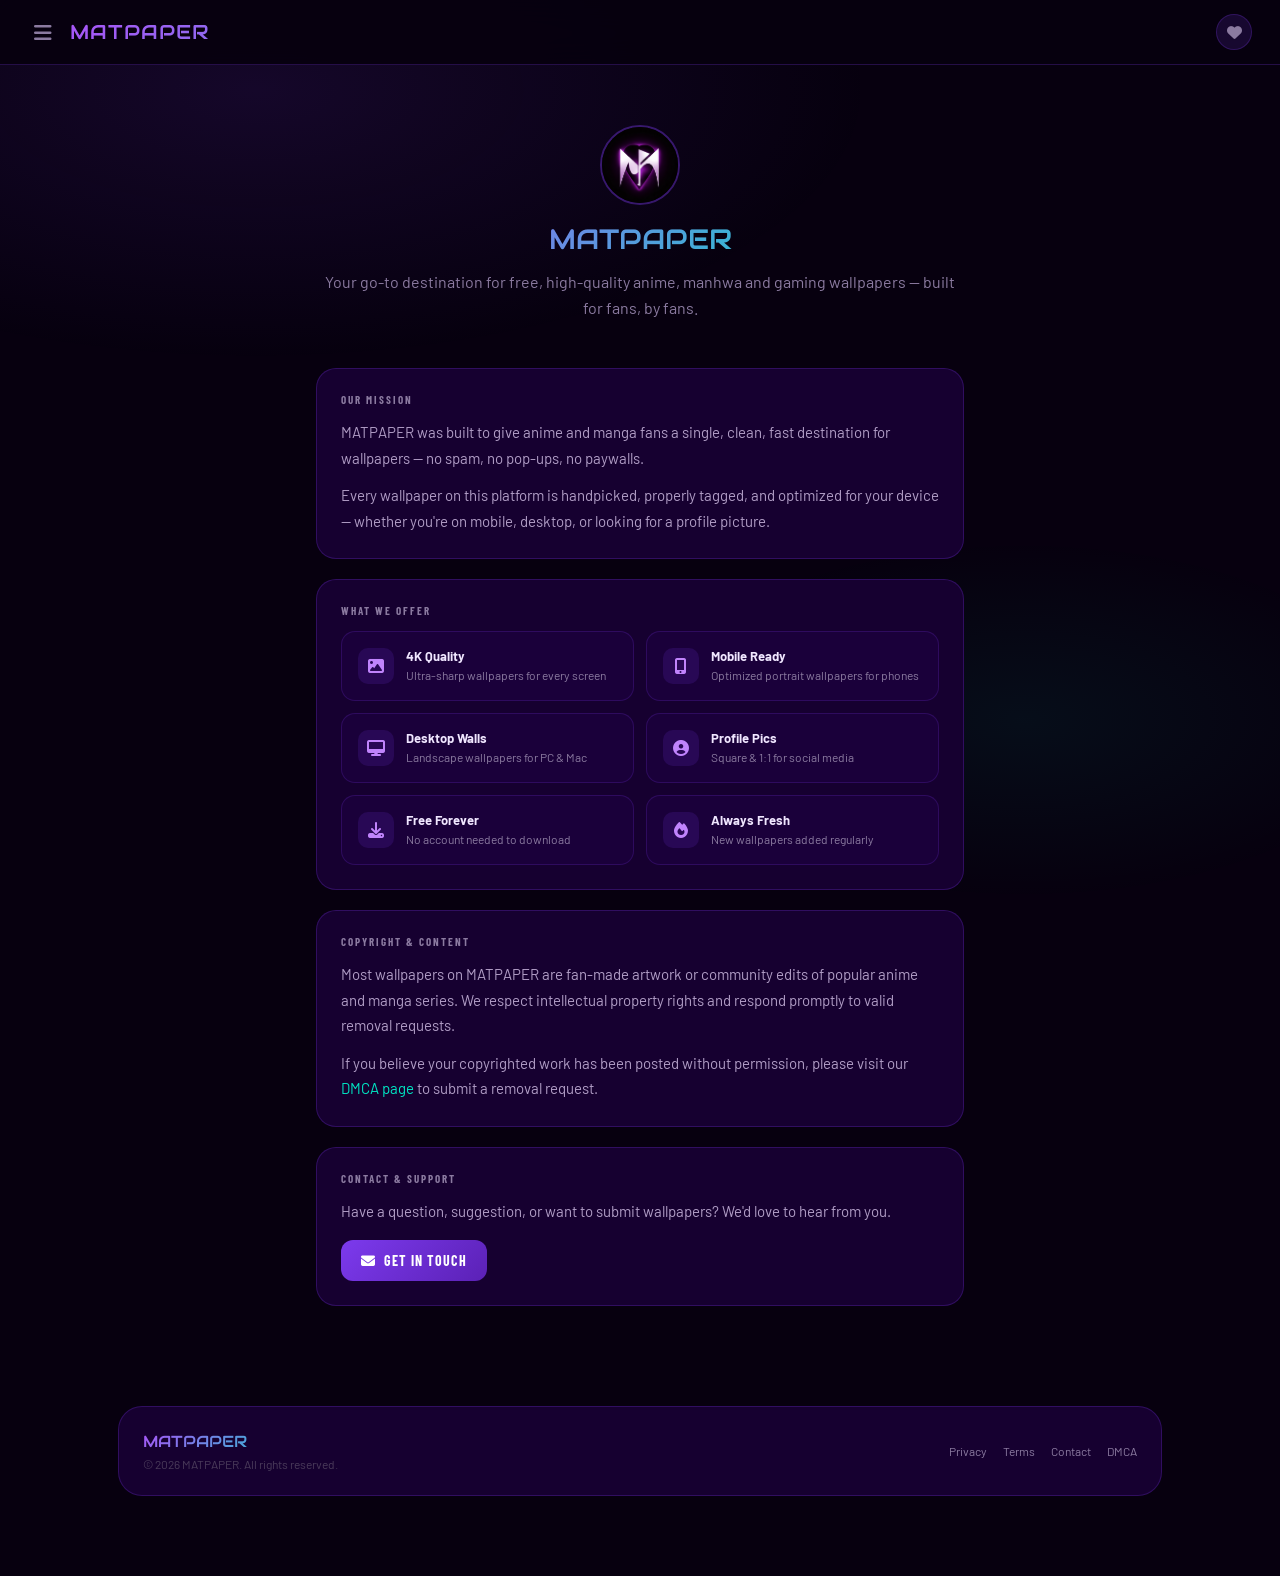
<file: about.html>
<!DOCTYPE html>
<html lang="en">
<head>
<meta charset="UTF-8">
<meta name="viewport" content="width=device-width, initial-scale=1.0">
<title>About — MATPAPER</title>
<meta name="description" content="Learn about MATPAPER — a free wallpaper platform for anime, manhwa, games and more in 4K HD quality.">
<link href="https://fonts.googleapis.com/css2?family=Audiowide&family=Barlow:wght@300;400;500;600;700&family=Barlow+Condensed:wght@400;600;700&display=swap" rel="stylesheet">
<link rel="stylesheet" href="https://cdnjs.cloudflare.com/ajax/libs/font-awesome/6.5.0/css/all.min.css">
<link rel="stylesheet" href="style.css">
<link rel="manifest" href="manifest.json">
</head>
<body>
<div class="overlay" id="overlay" onclick="closeSidebar()"></div>
<div class="sidebar" id="sidebar">
  <div class="sidebar-header">
    <div class="sidebar-logo-wrap">
      <img src="logo.png" alt="MATPAPER" class="sidebar-logo-img" onerror="this.style.display='none'">
      <div class="sidebar-logo">MATPAPER</div>
    </div>
    <button class="close-btn" onclick="closeSidebar()"><i class="fas fa-times"></i></button>
  </div>
  <nav class="sidebar-nav">
    <a href="index.html"><i class="fas fa-house"></i> Home</a>
    <a href="category.html?cat=hot"><i class="fas fa-fire"></i> Hot Wallpapers</a>
    <a href="category.html?cat=desktop"><i class="fas fa-desktop"></i> Desktop</a>
    <a href="category.html?cat=profile"><i class="fas fa-user-circle"></i> Profile Pics</a>
    <a href="saved.html"><i class="fas fa-heart"></i> Saved</a>
    <div class="sidebar-divider"></div>
    <a href="about.html" class="active"><i class="fas fa-circle-info"></i> About</a>
    <a href="contact.html"><i class="fas fa-envelope"></i> Contact</a>
    <a href="privacy.html"><i class="fas fa-shield-halved"></i> Privacy</a>
    <a href="terms.html"><i class="fas fa-file-lines"></i> Terms</a>
    <a href="dmca.html"><i class="fas fa-copyright"></i> DMCA</a>
  </nav>
  <div class="sidebar-footer">© 2026 MATPAPER</div>
</div>

<header>
  <button class="menu-btn" onclick="openSidebar()"><i class="fas fa-bars"></i></button>
  <div class="logo">MATPAPER</div>
  <div class="header-actions">
    <button class="header-icon-btn" onclick="location.href='saved.html'" title="Saved"><i class="fas fa-heart"></i></button>
  </div>
</header>

<div class="page-wrap">
<style>
.about-page{max-width:680px;margin:0 auto;padding:32px 16px 80px;}
.about-hero{text-align:center;margin-bottom:48px;}
.about-logo{width:80px;height:80px;border-radius:50%;object-fit:cover;border:2px solid rgba(124,58,237,0.4);margin:0 auto 16px;display:block;}
.about-site-name{font-family:'Audiowide',sans-serif;font-size:28px;background:linear-gradient(135deg,#a855f7,#00e5c3);-webkit-background-clip:text;-webkit-text-fill-color:transparent;margin-bottom:12px;}
.about-tagline{font-size:16px;color:#8b7aa0;line-height:1.6;}
.about-section{background:#160030;border:1px solid rgba(124,58,237,0.25);border-radius:20px;padding:24px;margin-bottom:20px;}
.about-section-title{font-family:'Barlow Condensed',sans-serif;font-size:11px;font-weight:700;letter-spacing:2px;text-transform:uppercase;color:#8b7aa0;margin-bottom:14px;}
.about-section p{font-size:15px;color:#b09cc5;line-height:1.7;margin-bottom:12px;}
.about-section p:last-child{margin-bottom:0;}
.feat-grid{display:grid;grid-template-columns:1fr 1fr;gap:12px;margin-top:4px;}
.feat-item{background:#1a003a;border:1px solid rgba(124,58,237,0.2);border-radius:14px;padding:16px;display:flex;align-items:flex-start;gap:12px;}
.feat-icon{width:36px;height:36px;border-radius:10px;background:rgba(124,58,237,0.15);display:flex;align-items:center;justify-content:center;flex-shrink:0;font-size:16px;color:#c084fc;}
.feat-title{font-size:13px;font-weight:700;color:#f0e6ff;margin-bottom:4px;}
.feat-sub{font-size:12px;color:#8b7aa0;}
.stat-row{display:flex;gap:12px;justify-content:center;flex-wrap:wrap;margin-top:8px;}
.stat-pill{background:#1a003a;border:1px solid rgba(0,229,195,0.2);border-radius:50px;padding:10px 20px;text-align:center;}
.stat-pill-num{font-family:'Audiowide',sans-serif;font-size:20px;background:linear-gradient(135deg,#a855f7,#00e5c3);-webkit-background-clip:text;-webkit-text-fill-color:transparent;}
.stat-pill-lbl{font-size:11px;color:#8b7aa0;font-family:'Barlow Condensed',sans-serif;letter-spacing:1px;text-transform:uppercase;}
</style>

<div class="about-page">
  <div class="about-hero">
    <img src="logo.png" alt="MATPAPER" class="about-logo" onerror="this.style.display='none'">
    <div class="about-site-name">MATPAPER</div>
    <div class="about-tagline">Your go-to destination for free, high-quality anime, manhwa and gaming wallpapers — built for fans, by fans.</div>
  </div>

  <div class="about-section">
    <div class="about-section-title">Our Mission</div>
    <p>MATPAPER was built to give anime and manga fans a single, clean, fast destination for wallpapers — no spam, no pop-ups, no paywalls.</p>
    <p>Every wallpaper on this platform is handpicked, properly tagged, and optimized for your device — whether you're on mobile, desktop, or looking for a profile picture.</p>
  </div>

  <div class="about-section">
    <div class="about-section-title">What We Offer</div>
    <div class="feat-grid">
      <div class="feat-item"><div class="feat-icon"><i class="fas fa-image"></i></div><div><div class="feat-title">4K Quality</div><div class="feat-sub">Ultra-sharp wallpapers for every screen</div></div></div>
      <div class="feat-item"><div class="feat-icon"><i class="fas fa-mobile-alt"></i></div><div><div class="feat-title">Mobile Ready</div><div class="feat-sub">Optimized portrait wallpapers for phones</div></div></div>
      <div class="feat-item"><div class="feat-icon"><i class="fas fa-desktop"></i></div><div><div class="feat-title">Desktop Walls</div><div class="feat-sub">Landscape wallpapers for PC & Mac</div></div></div>
      <div class="feat-item"><div class="feat-icon"><i class="fas fa-user-circle"></i></div><div><div class="feat-title">Profile Pics</div><div class="feat-sub">Square & 1:1 for social media</div></div></div>
      <div class="feat-item"><div class="feat-icon"><i class="fas fa-download"></i></div><div><div class="feat-title">Free Forever</div><div class="feat-sub">No account needed to download</div></div></div>
      <div class="feat-item"><div class="feat-icon"><i class="fas fa-fire"></i></div><div><div class="feat-title">Always Fresh</div><div class="feat-sub">New wallpapers added regularly</div></div></div>
    </div>
  </div>

  <div class="about-section">
    <div class="about-section-title">Copyright & Content</div>
    <p>Most wallpapers on MATPAPER are fan-made artwork or community edits of popular anime and manga series. We respect intellectual property rights and respond promptly to valid removal requests.</p>
    <p>If you believe your copyrighted work has been posted without permission, please visit our <a href="dmca.html" style="color:#00e5c3;">DMCA page</a> to submit a removal request.</p>
  </div>

  <div class="about-section">
    <div class="about-section-title">Contact & Support</div>
    <p>Have a question, suggestion, or want to submit wallpapers? We'd love to hear from you.</p>
    <a href="contact.html" style="display:inline-flex;align-items:center;gap:8px;padding:12px 20px;background:linear-gradient(135deg,#7c3aed,#5b21b6);border-radius:12px;color:white;font-family:'Barlow Condensed',sans-serif;font-weight:700;font-size:14px;letter-spacing:1px;text-transform:uppercase;text-decoration:none;margin-top:4px;"><i class="fas fa-envelope"></i> Get in Touch</a>
  </div>
</div>

<footer>
  <div>
    <div class="footer-logo">MATPAPER</div>
    <div class="footer-copy">© 2026 MATPAPER. All rights reserved.</div>
  </div>
  <div class="footer-links">
    <a href="privacy.html">Privacy</a>
    <a href="terms.html">Terms</a>
    <a href="contact.html">Contact</a>
    <a href="dmca.html">DMCA</a>
  </div>
</footer>
</div>

<div class="toast-container" id="toastContainer"></div>
<script>
function openSidebar(){document.getElementById('sidebar').classList.add('active');document.getElementById('overlay').classList.add('active');document.body.style.overflow='hidden';}
function closeSidebar(){document.getElementById('sidebar').classList.remove('active');document.getElementById('overlay').classList.remove('active');document.body.style.overflow='';}
</script>
</body>
</html>
</file>
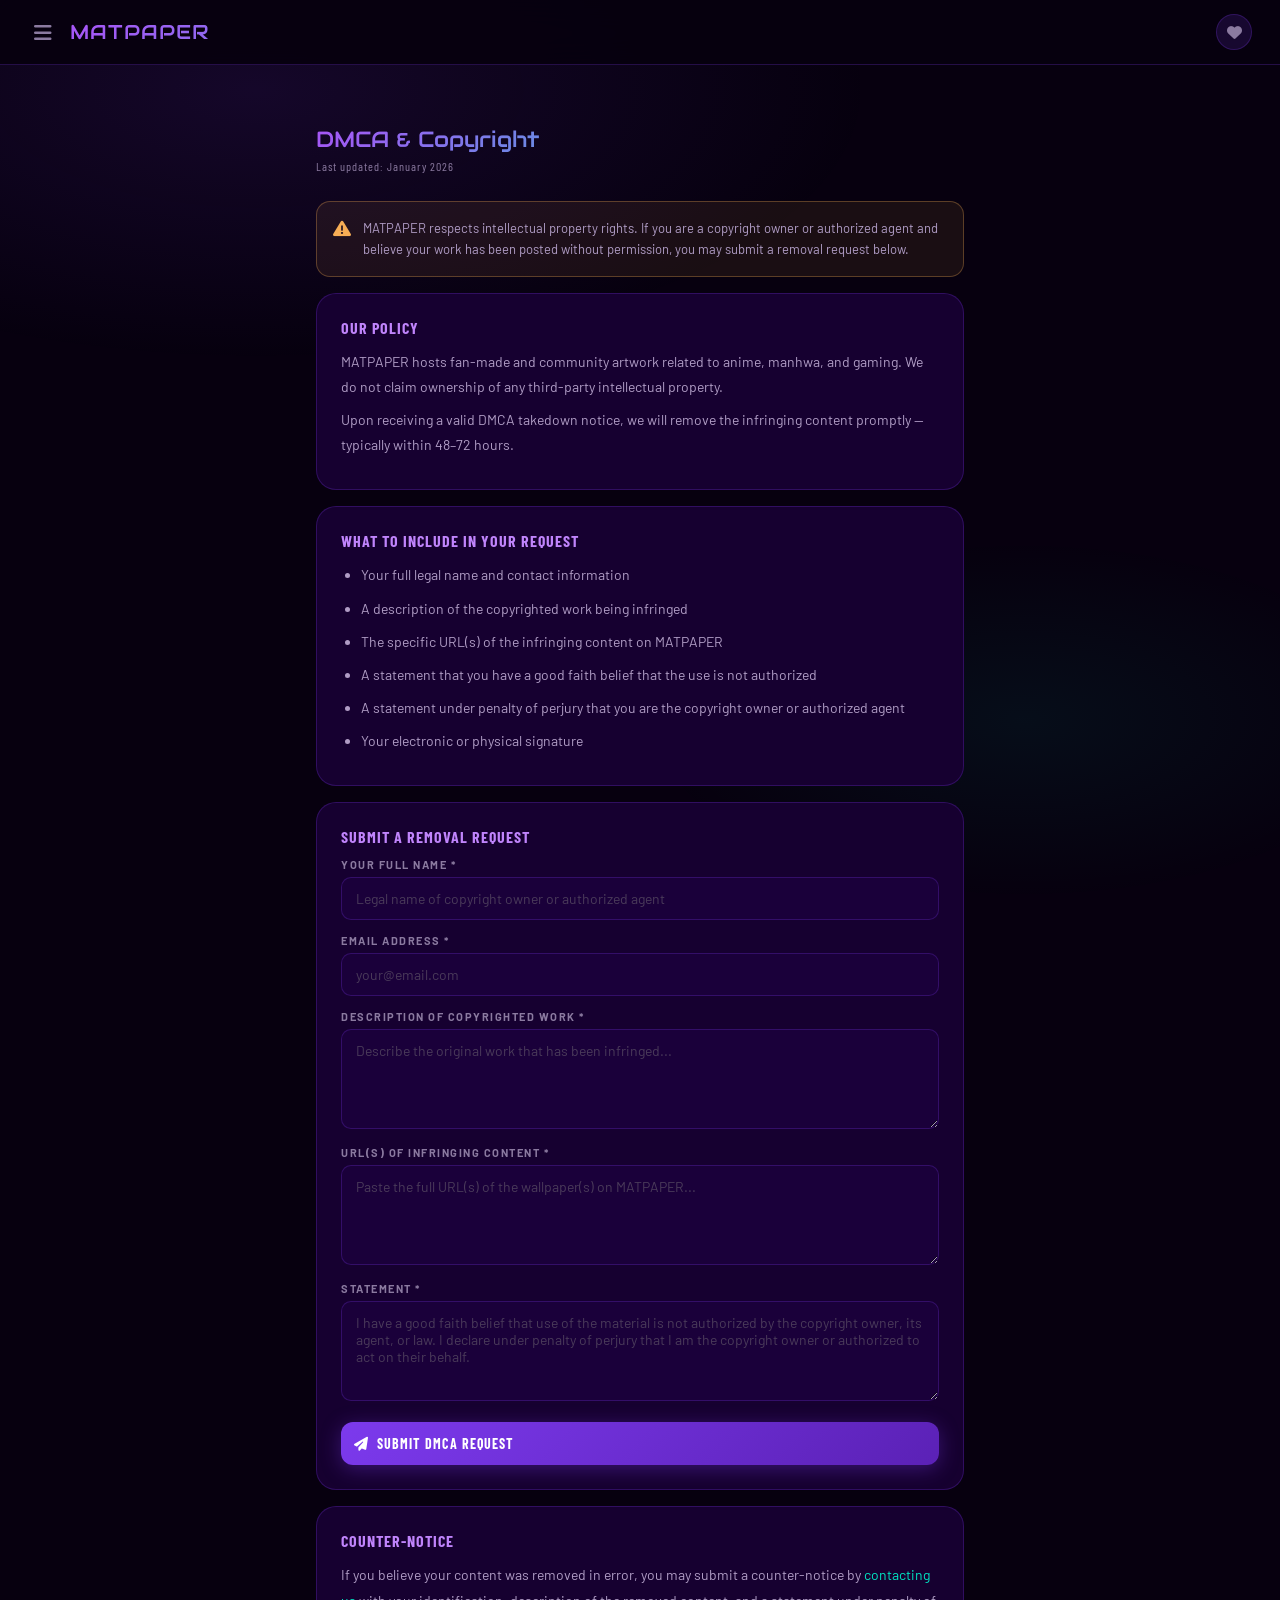
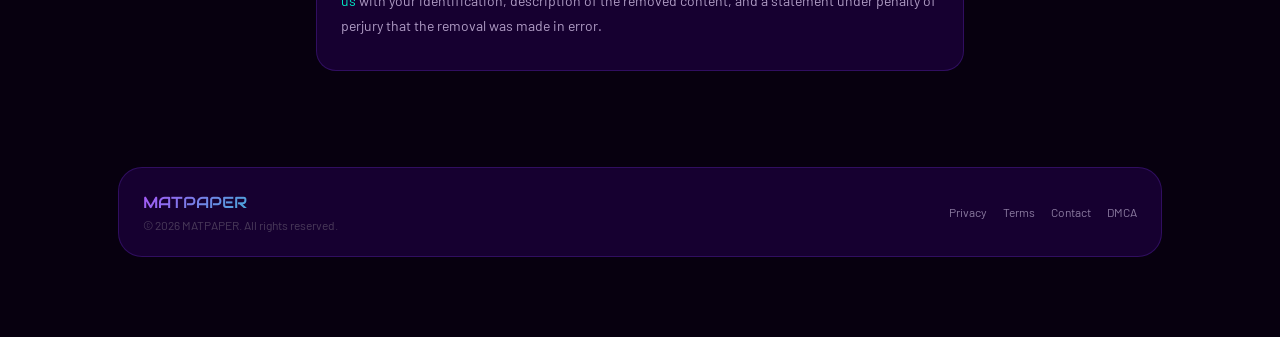
<file: dmca.html>
<!DOCTYPE html>
<html lang="en">
<head>
<meta charset="UTF-8">
<meta name="viewport" content="width=device-width, initial-scale=1.0">
<title>DMCA — MATPAPER</title>
<meta name="description" content="MATPAPER DMCA and copyright removal policy. Submit a request to remove infringing content.">
<link href="https://fonts.googleapis.com/css2?family=Audiowide&family=Barlow:wght@300;400;500;600;700&family=Barlow+Condensed:wght@400;600;700&display=swap" rel="stylesheet">
<link rel="stylesheet" href="https://cdnjs.cloudflare.com/ajax/libs/font-awesome/6.5.0/css/all.min.css">
<link rel="stylesheet" href="style.css">
<link rel="manifest" href="manifest.json">
</head>
<body>
<div class="overlay" id="overlay" onclick="closeSidebar()"></div>
<div class="sidebar" id="sidebar">
  <div class="sidebar-header">
    <div class="sidebar-logo-wrap">
      <img src="logo.png" alt="MATPAPER" class="sidebar-logo-img" onerror="this.style.display='none'">
      <div class="sidebar-logo">MATPAPER</div>
    </div>
    <button class="close-btn" onclick="closeSidebar()"><i class="fas fa-times"></i></button>
  </div>
  <nav class="sidebar-nav">
    <a href="index.html"><i class="fas fa-house"></i> Home</a>
    <a href="about.html"><i class="fas fa-circle-info"></i> About</a>
    <a href="contact.html"><i class="fas fa-envelope"></i> Contact</a>
    <a href="privacy.html"><i class="fas fa-shield-halved"></i> Privacy</a>
    <a href="terms.html"><i class="fas fa-file-lines"></i> Terms</a>
    <a href="dmca.html" class="active"><i class="fas fa-copyright"></i> DMCA</a>
  </nav>
  <div class="sidebar-footer">© 2026 MATPAPER</div>
</div>
<header>
  <button class="menu-btn" onclick="openSidebar()"><i class="fas fa-bars"></i></button>
  <div class="logo">MATPAPER</div>
  <div class="header-actions">
    <button class="header-icon-btn" onclick="location.href='saved.html'"><i class="fas fa-heart"></i></button>
  </div>
</header>
<div class="page-wrap">
<style>
.legal-page{max-width:680px;margin:0 auto;padding:32px 16px 80px;}
.legal-heading{font-family:'Audiowide',sans-serif;font-size:22px;background:linear-gradient(135deg,#a855f7,#00e5c3);-webkit-background-clip:text;-webkit-text-fill-color:transparent;margin-bottom:6px;}
.legal-date{font-size:12px;color:#8b7aa0;margin-bottom:28px;font-family:'Barlow Condensed',sans-serif;letter-spacing:1px;}
.legal-section{background:#160030;border:1px solid rgba(124,58,237,0.25);border-radius:20px;padding:24px;margin-bottom:16px;}
.legal-section h2{font-family:'Barlow Condensed',sans-serif;font-size:16px;font-weight:700;letter-spacing:1px;color:#c084fc;margin-bottom:12px;text-transform:uppercase;}
.legal-section p,.legal-section li{font-size:14px;color:#b09cc5;line-height:1.8;margin-bottom:8px;}
.legal-section ul{padding-left:20px;}
.legal-section a{color:#00e5c3;}
.dmca-form-field{margin-bottom:14px;}
.dmca-form-field label{display:block;font-size:11px;font-weight:700;letter-spacing:1.5px;text-transform:uppercase;color:#8b7aa0;margin-bottom:6px;}
.dmca-form-field input,.dmca-form-field textarea{width:100%;padding:12px 14px;background:#1a003a;border:1px solid rgba(124,58,237,0.25);border-radius:10px;color:#f0e6ff;font-size:14px;font-family:'Barlow',sans-serif;outline:none;}
.dmca-form-field input:focus,.dmca-form-field textarea:focus{border-color:#00e5c3;}
.dmca-form-field textarea{height:100px;resize:vertical;}
.dmca-form-field input::placeholder,.dmca-form-field textarea::placeholder{color:#4a3a5a;}
.submit-btn{width:100%;padding:13px;background:linear-gradient(135deg,#7c3aed,#5b21b6);border:none;border-radius:12px;color:white;font-size:14px;font-weight:700;font-family:'Barlow Condensed',sans-serif;letter-spacing:1px;text-transform:uppercase;cursor:pointer;margin-top:4px;}
.submit-btn:hover{opacity:0.9;}
.warning-box{background:rgba(246,173,85,0.08);border:1px solid rgba(246,173,85,0.3);border-radius:14px;padding:16px;display:flex;gap:12px;align-items:flex-start;margin-bottom:16px;}
.warning-box i{color:#f6ad55;font-size:18px;flex-shrink:0;margin-top:2px;}
.warning-box p{font-size:13px;color:#b09cc5;line-height:1.6;margin:0;}
</style>
<div class="legal-page">
  <div class="legal-heading">DMCA & Copyright</div>
  <div class="legal-date">Last updated: January 2026</div>

  <div class="warning-box">
    <i class="fas fa-triangle-exclamation"></i>
    <p>MATPAPER respects intellectual property rights. If you are a copyright owner or authorized agent and believe your work has been posted without permission, you may submit a removal request below.</p>
  </div>

  <div class="legal-section">
    <h2>Our Policy</h2>
    <p>MATPAPER hosts fan-made and community artwork related to anime, manhwa, and gaming. We do not claim ownership of any third-party intellectual property.</p>
    <p>Upon receiving a valid DMCA takedown notice, we will remove the infringing content promptly — typically within 48–72 hours.</p>
  </div>

  <div class="legal-section">
    <h2>What to Include in Your Request</h2>
    <ul>
      <li>Your full legal name and contact information</li>
      <li>A description of the copyrighted work being infringed</li>
      <li>The specific URL(s) of the infringing content on MATPAPER</li>
      <li>A statement that you have a good faith belief that the use is not authorized</li>
      <li>A statement under penalty of perjury that you are the copyright owner or authorized agent</li>
      <li>Your electronic or physical signature</li>
    </ul>
  </div>

  <div class="legal-section">
    <h2>Submit a Removal Request</h2>
    <div class="dmca-form-field">
      <label>Your Full Name *</label>
      <input type="text" id="dmcaName" placeholder="Legal name of copyright owner or authorized agent">
    </div>
    <div class="dmca-form-field">
      <label>Email Address *</label>
      <input type="email" id="dmcaEmail" placeholder="your@email.com">
    </div>
    <div class="dmca-form-field">
      <label>Description of Copyrighted Work *</label>
      <textarea id="dmcaWork" placeholder="Describe the original work that has been infringed..."></textarea>
    </div>
    <div class="dmca-form-field">
      <label>URL(s) of Infringing Content *</label>
      <textarea id="dmcaUrls" placeholder="Paste the full URL(s) of the wallpaper(s) on MATPAPER..."></textarea>
    </div>
    <div class="dmca-form-field">
      <label>Statement *</label>
      <textarea id="dmcaStatement" placeholder="I have a good faith belief that use of the material is not authorized by the copyright owner, its agent, or law. I declare under penalty of perjury that I am the copyright owner or authorized to act on their behalf."></textarea>
    </div>
    <button class="submit-btn" onclick="submitDmca()"><i class="fas fa-paper-plane"></i> Submit DMCA Request</button>
  </div>

  <div class="legal-section">
    <h2>Counter-Notice</h2>
    <p>If you believe your content was removed in error, you may submit a counter-notice by <a href="contact.html">contacting us</a> with your identification, description of the removed content, and a statement under penalty of perjury that the removal was made in error.</p>
  </div>
</div>
<footer>
  <div>
    <div class="footer-logo">MATPAPER</div>
    <div class="footer-copy">© 2026 MATPAPER. All rights reserved.</div>
  </div>
  <div class="footer-links">
    <a href="privacy.html">Privacy</a>
    <a href="terms.html">Terms</a>
    <a href="contact.html">Contact</a>
    <a href="dmca.html">DMCA</a>
  </div>
</footer>
</div>
<script>
function openSidebar(){document.getElementById('sidebar').classList.add('active');document.getElementById('overlay').classList.add('active');document.body.style.overflow='hidden';}
function closeSidebar(){document.getElementById('sidebar').classList.remove('active');document.getElementById('overlay').classList.remove('active');document.body.style.overflow='';}
function submitDmca() {
  var name=document.getElementById('dmcaName').value.trim();
  var email=document.getElementById('dmcaEmail').value.trim();
  var work=document.getElementById('dmcaWork').value.trim();
  var urls=document.getElementById('dmcaUrls').value.trim();
  var stmt=document.getElementById('dmcaStatement').value.trim();
  if(!name||!email||!work||!urls||!stmt){alert('Please fill in all required fields.');return;}
  var body='DMCA Request\n\nFrom: '+name+'\nEmail: '+email+'\n\nCopyrighted Work:\n'+work+'\n\nInfringing URLs:\n'+urls+'\n\nStatement:\n'+stmt;
  window.location.href='mailto:admin@matpaper.com?subject=DMCA%20Takedown%20Request&body='+encodeURIComponent(body);
  setTimeout(function(){alert('Your DMCA request has been prepared. Please send the email that just opened. We will respond within 48-72 hours.');},800);
}
</script>
</body>
</html>
</file>
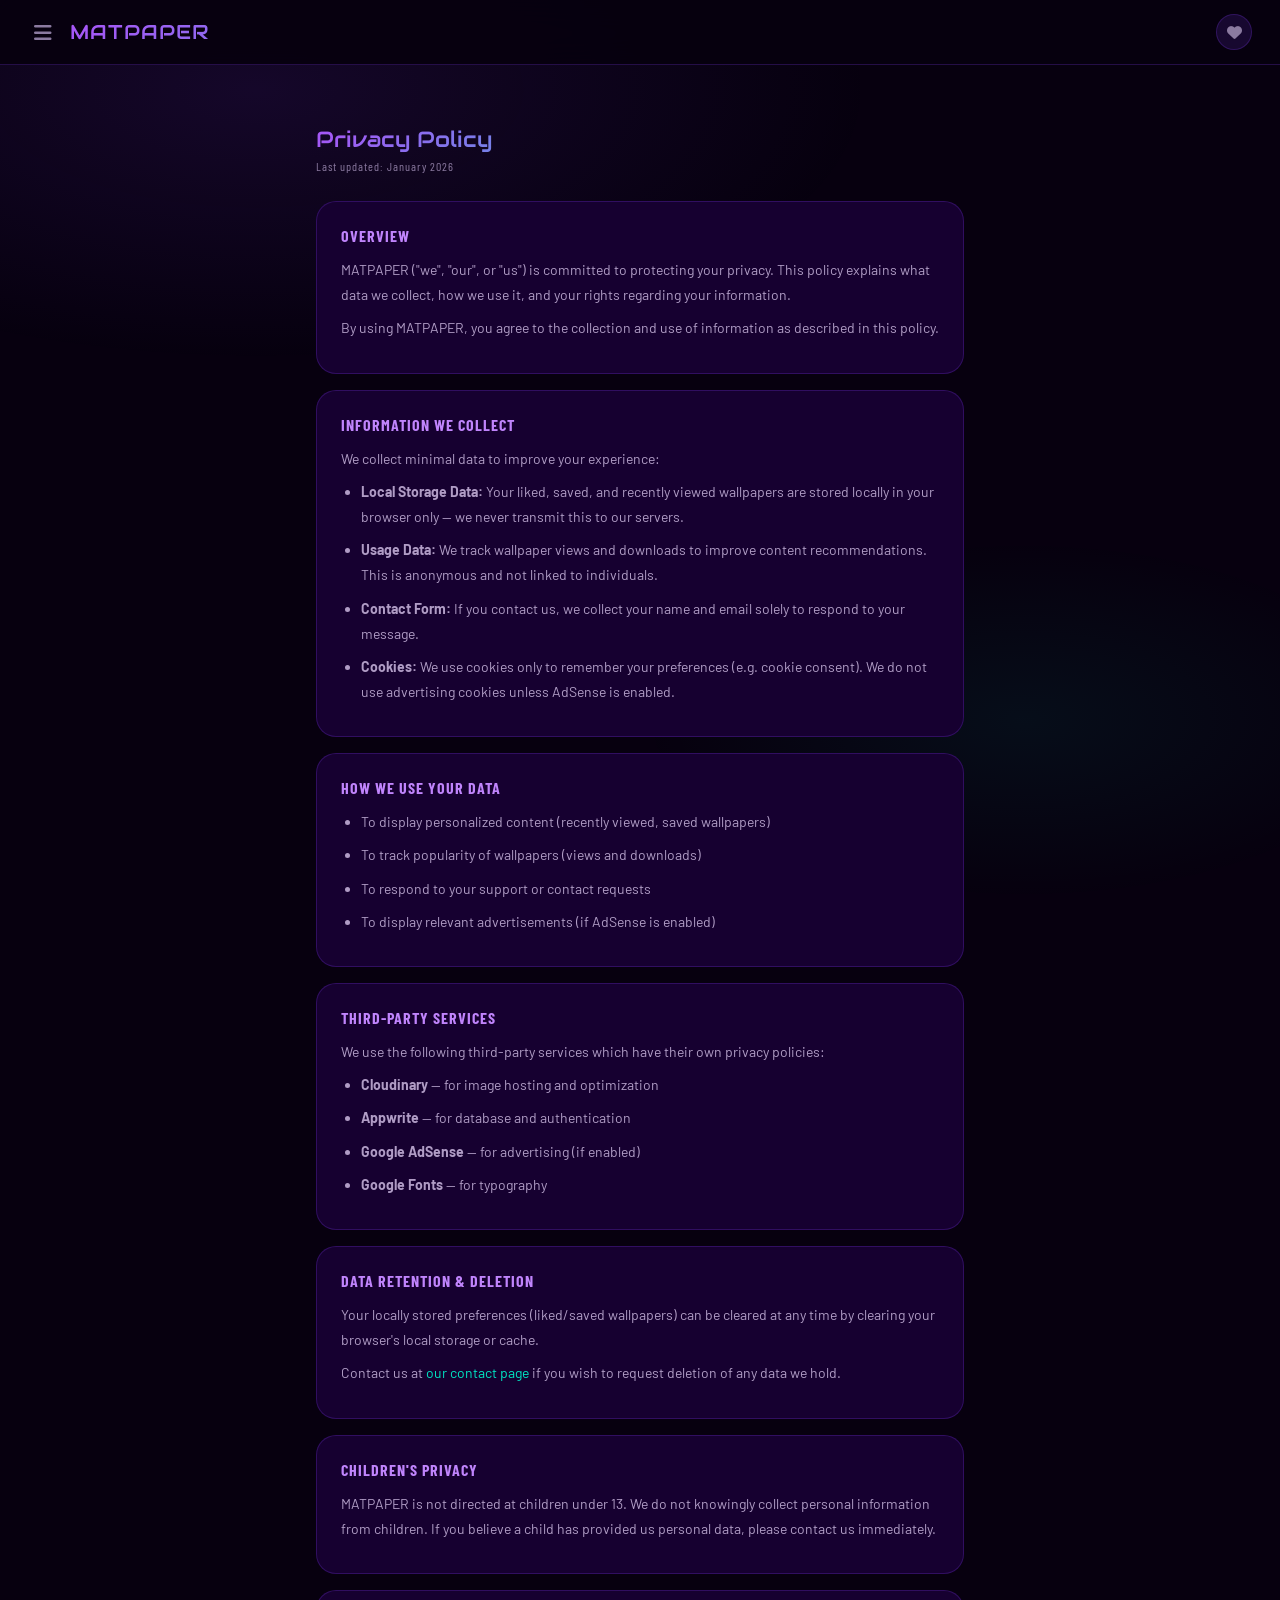
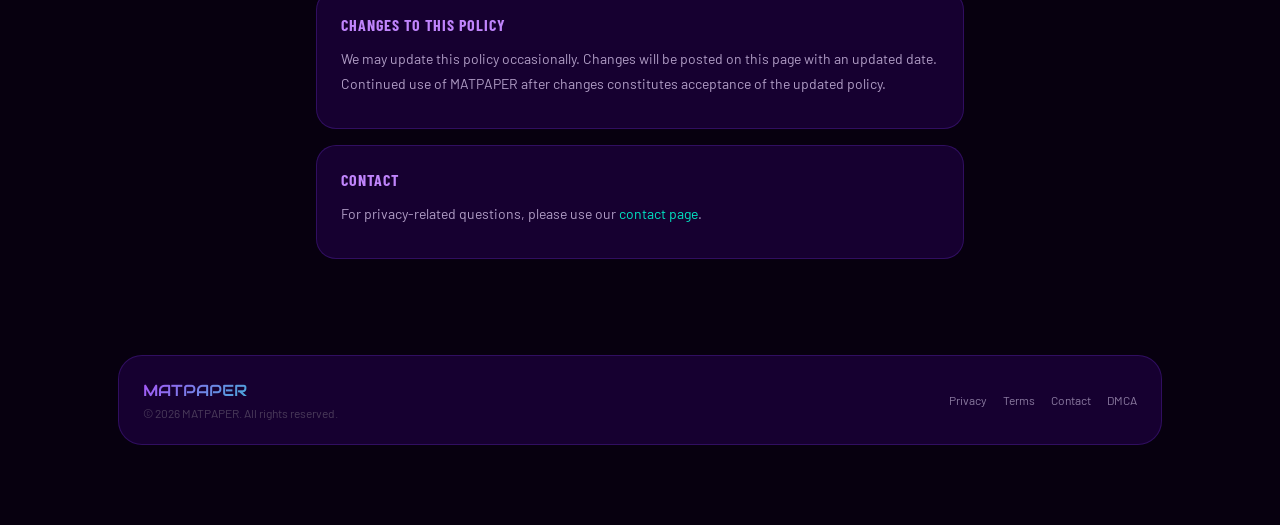
<file: privacy.html>
<!DOCTYPE html>
<html lang="en">
<head>
<meta charset="UTF-8">
<meta name="viewport" content="width=device-width, initial-scale=1.0">
<title>Privacy Policy — MATPAPER</title>
<meta name="description" content="MATPAPER Privacy Policy — how we collect, use and protect your data.">
<link href="https://fonts.googleapis.com/css2?family=Audiowide&family=Barlow:wght@300;400;500;600;700&family=Barlow+Condensed:wght@400;600;700&display=swap" rel="stylesheet">
<link rel="stylesheet" href="https://cdnjs.cloudflare.com/ajax/libs/font-awesome/6.5.0/css/all.min.css">
<link rel="stylesheet" href="style.css">
<link rel="manifest" href="manifest.json">
</head>
<body>
<div class="overlay" id="overlay" onclick="closeSidebar()"></div>
<div class="sidebar" id="sidebar">
  <div class="sidebar-header">
    <div class="sidebar-logo-wrap">
      <img src="logo.png" alt="MATPAPER" class="sidebar-logo-img" onerror="this.style.display='none'">
      <div class="sidebar-logo">MATPAPER</div>
    </div>
    <button class="close-btn" onclick="closeSidebar()"><i class="fas fa-times"></i></button>
  </div>
  <nav class="sidebar-nav">
    <a href="index.html"><i class="fas fa-house"></i> Home</a>
    <a href="about.html"><i class="fas fa-circle-info"></i> About</a>
    <a href="contact.html"><i class="fas fa-envelope"></i> Contact</a>
    <a href="privacy.html" class="active"><i class="fas fa-shield-halved"></i> Privacy</a>
    <a href="terms.html"><i class="fas fa-file-lines"></i> Terms</a>
    <a href="dmca.html"><i class="fas fa-copyright"></i> DMCA</a>
  </nav>
  <div class="sidebar-footer">© 2026 MATPAPER</div>
</div>
<header>
  <button class="menu-btn" onclick="openSidebar()"><i class="fas fa-bars"></i></button>
  <div class="logo">MATPAPER</div>
  <div class="header-actions">
    <button class="header-icon-btn" onclick="location.href='saved.html'"><i class="fas fa-heart"></i></button>
  </div>
</header>
<div class="page-wrap">
<style>
.legal-page{max-width:680px;margin:0 auto;padding:32px 16px 80px;}
.legal-heading{font-family:'Audiowide',sans-serif;font-size:22px;background:linear-gradient(135deg,#a855f7,#00e5c3);-webkit-background-clip:text;-webkit-text-fill-color:transparent;margin-bottom:6px;}
.legal-date{font-size:12px;color:#8b7aa0;margin-bottom:28px;font-family:'Barlow Condensed',sans-serif;letter-spacing:1px;}
.legal-section{background:#160030;border:1px solid rgba(124,58,237,0.25);border-radius:20px;padding:24px;margin-bottom:16px;}
.legal-section h2{font-family:'Barlow Condensed',sans-serif;font-size:16px;font-weight:700;letter-spacing:1px;color:#c084fc;margin-bottom:12px;text-transform:uppercase;}
.legal-section p,.legal-section li{font-size:14px;color:#b09cc5;line-height:1.8;margin-bottom:8px;}
.legal-section ul{padding-left:20px;}
.legal-section a{color:#00e5c3;}
</style>
<div class="legal-page">
  <div class="legal-heading">Privacy Policy</div>
  <div class="legal-date">Last updated: January 2026</div>

  <div class="legal-section">
    <h2>Overview</h2>
    <p>MATPAPER ("we", "our", or "us") is committed to protecting your privacy. This policy explains what data we collect, how we use it, and your rights regarding your information.</p>
    <p>By using MATPAPER, you agree to the collection and use of information as described in this policy.</p>
  </div>

  <div class="legal-section">
    <h2>Information We Collect</h2>
    <p>We collect minimal data to improve your experience:</p>
    <ul>
      <li><strong>Local Storage Data:</strong> Your liked, saved, and recently viewed wallpapers are stored locally in your browser only — we never transmit this to our servers.</li>
      <li><strong>Usage Data:</strong> We track wallpaper views and downloads to improve content recommendations. This is anonymous and not linked to individuals.</li>
      <li><strong>Contact Form:</strong> If you contact us, we collect your name and email solely to respond to your message.</li>
      <li><strong>Cookies:</strong> We use cookies only to remember your preferences (e.g. cookie consent). We do not use advertising cookies unless AdSense is enabled.</li>
    </ul>
  </div>

  <div class="legal-section">
    <h2>How We Use Your Data</h2>
    <ul>
      <li>To display personalized content (recently viewed, saved wallpapers)</li>
      <li>To track popularity of wallpapers (views and downloads)</li>
      <li>To respond to your support or contact requests</li>
      <li>To display relevant advertisements (if AdSense is enabled)</li>
    </ul>
  </div>

  <div class="legal-section">
    <h2>Third-Party Services</h2>
    <p>We use the following third-party services which have their own privacy policies:</p>
    <ul>
      <li><strong>Cloudinary</strong> — for image hosting and optimization</li>
      <li><strong>Appwrite</strong> — for database and authentication</li>
      <li><strong>Google AdSense</strong> — for advertising (if enabled)</li>
      <li><strong>Google Fonts</strong> — for typography</li>
    </ul>
  </div>

  <div class="legal-section">
    <h2>Data Retention & Deletion</h2>
    <p>Your locally stored preferences (liked/saved wallpapers) can be cleared at any time by clearing your browser's local storage or cache.</p>
    <p>Contact us at <a href="contact.html">our contact page</a> if you wish to request deletion of any data we hold.</p>
  </div>

  <div class="legal-section">
    <h2>Children's Privacy</h2>
    <p>MATPAPER is not directed at children under 13. We do not knowingly collect personal information from children. If you believe a child has provided us personal data, please contact us immediately.</p>
  </div>

  <div class="legal-section">
    <h2>Changes to This Policy</h2>
    <p>We may update this policy occasionally. Changes will be posted on this page with an updated date. Continued use of MATPAPER after changes constitutes acceptance of the updated policy.</p>
  </div>

  <div class="legal-section">
    <h2>Contact</h2>
    <p>For privacy-related questions, please use our <a href="contact.html">contact page</a>.</p>
  </div>
</div>
<footer>
  <div>
    <div class="footer-logo">MATPAPER</div>
    <div class="footer-copy">© 2026 MATPAPER. All rights reserved.</div>
  </div>
  <div class="footer-links">
    <a href="privacy.html">Privacy</a>
    <a href="terms.html">Terms</a>
    <a href="contact.html">Contact</a>
    <a href="dmca.html">DMCA</a>
  </div>
</footer>
</div>
<script>
function openSidebar(){document.getElementById('sidebar').classList.add('active');document.getElementById('overlay').classList.add('active');document.body.style.overflow='hidden';}
function closeSidebar(){document.getElementById('sidebar').classList.remove('active');document.getElementById('overlay').classList.remove('active');document.body.style.overflow='';}
</script>
</body>
</html>
</file>
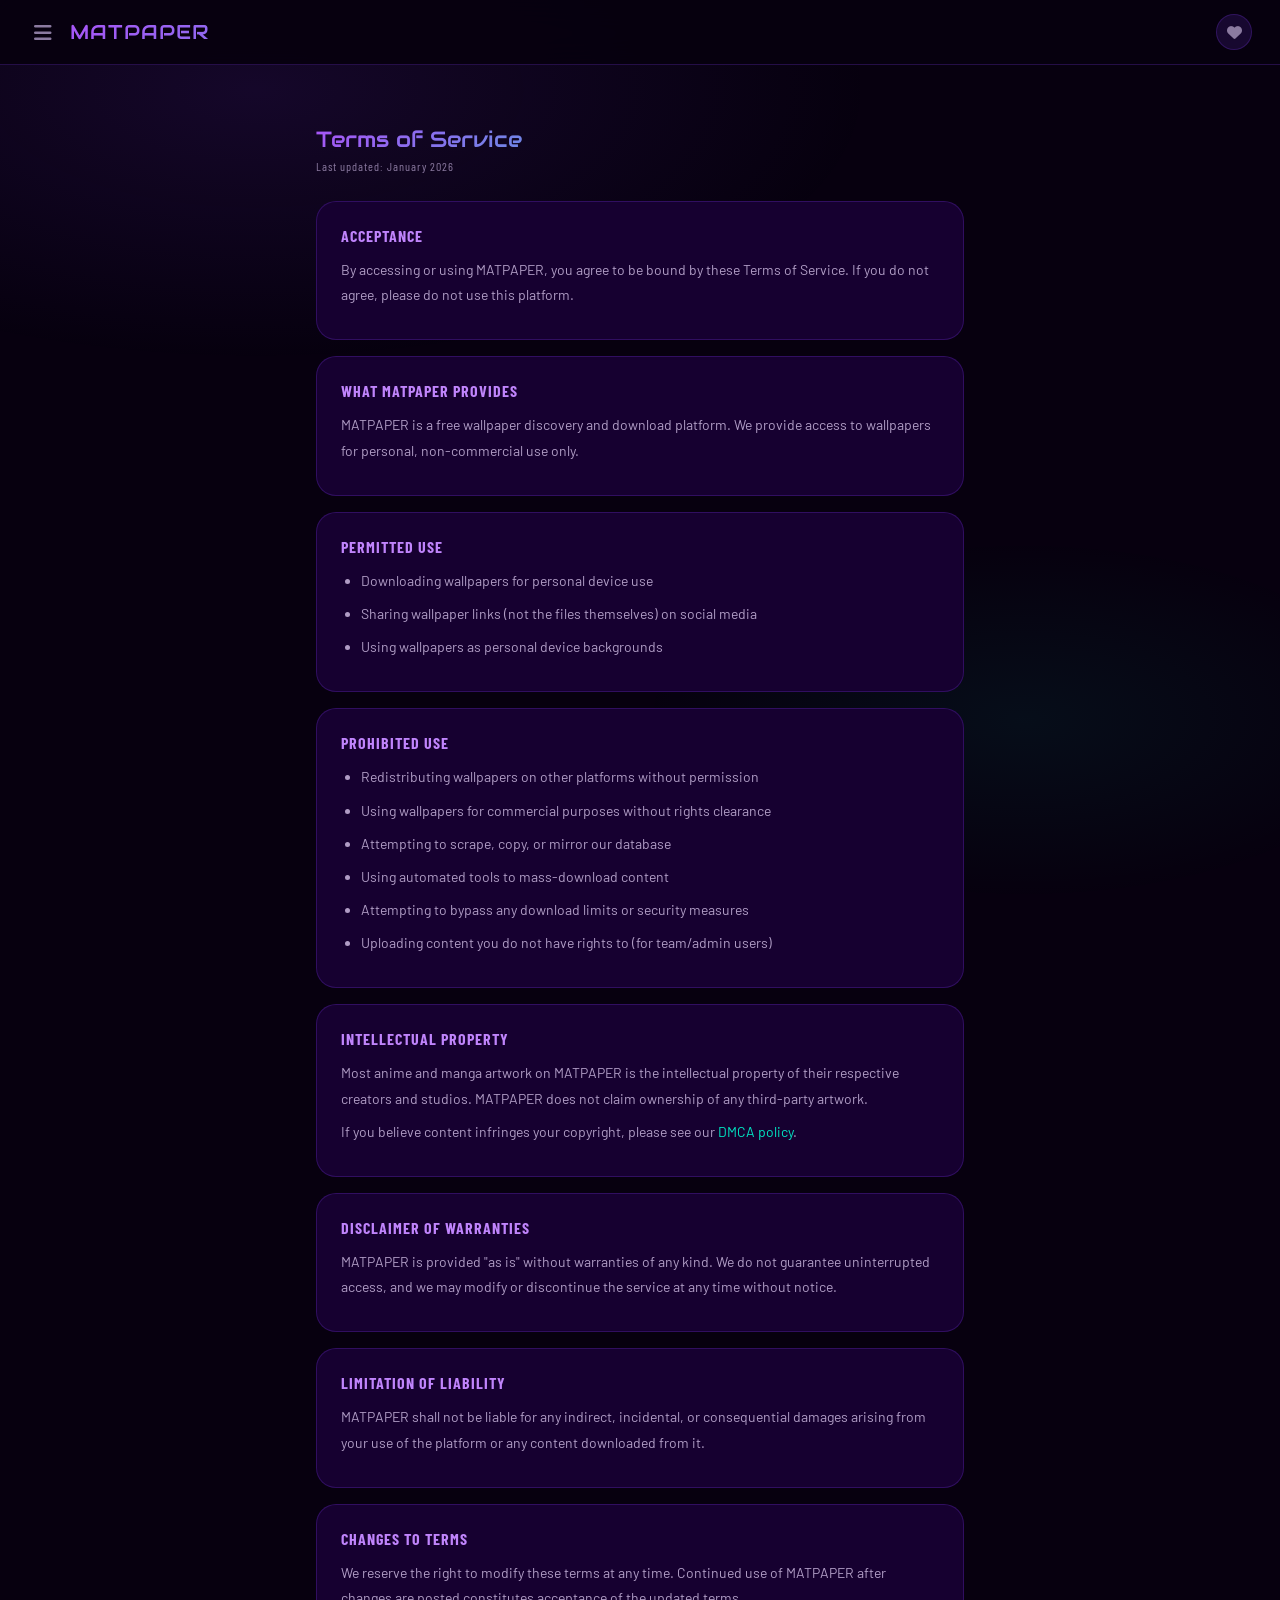
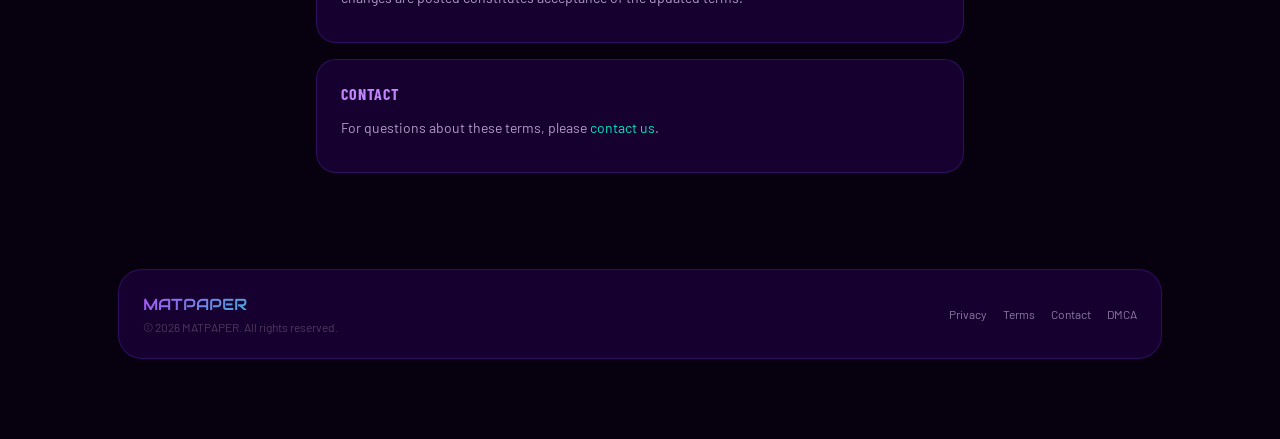
<file: terms.html>
<!DOCTYPE html>
<html lang="en">
<head>
<meta charset="UTF-8">
<meta name="viewport" content="width=device-width, initial-scale=1.0">
<title>Terms of Service — MATPAPER</title>
<meta name="description" content="MATPAPER Terms of Service — rules and guidelines for using our wallpaper platform.">
<link href="https://fonts.googleapis.com/css2?family=Audiowide&family=Barlow:wght@300;400;500;600;700&family=Barlow+Condensed:wght@400;600;700&display=swap" rel="stylesheet">
<link rel="stylesheet" href="https://cdnjs.cloudflare.com/ajax/libs/font-awesome/6.5.0/css/all.min.css">
<link rel="stylesheet" href="style.css">
<link rel="manifest" href="manifest.json">
</head>
<body>
<div class="overlay" id="overlay" onclick="closeSidebar()"></div>
<div class="sidebar" id="sidebar">
  <div class="sidebar-header">
    <div class="sidebar-logo-wrap">
      <img src="logo.png" alt="MATPAPER" class="sidebar-logo-img" onerror="this.style.display='none'">
      <div class="sidebar-logo">MATPAPER</div>
    </div>
    <button class="close-btn" onclick="closeSidebar()"><i class="fas fa-times"></i></button>
  </div>
  <nav class="sidebar-nav">
    <a href="index.html"><i class="fas fa-house"></i> Home</a>
    <a href="about.html"><i class="fas fa-circle-info"></i> About</a>
    <a href="contact.html"><i class="fas fa-envelope"></i> Contact</a>
    <a href="privacy.html"><i class="fas fa-shield-halved"></i> Privacy</a>
    <a href="terms.html" class="active"><i class="fas fa-file-lines"></i> Terms</a>
    <a href="dmca.html"><i class="fas fa-copyright"></i> DMCA</a>
  </nav>
  <div class="sidebar-footer">© 2026 MATPAPER</div>
</div>
<header>
  <button class="menu-btn" onclick="openSidebar()"><i class="fas fa-bars"></i></button>
  <div class="logo">MATPAPER</div>
  <div class="header-actions">
    <button class="header-icon-btn" onclick="location.href='saved.html'"><i class="fas fa-heart"></i></button>
  </div>
</header>
<div class="page-wrap">
<style>
.legal-page{max-width:680px;margin:0 auto;padding:32px 16px 80px;}
.legal-heading{font-family:'Audiowide',sans-serif;font-size:22px;background:linear-gradient(135deg,#a855f7,#00e5c3);-webkit-background-clip:text;-webkit-text-fill-color:transparent;margin-bottom:6px;}
.legal-date{font-size:12px;color:#8b7aa0;margin-bottom:28px;font-family:'Barlow Condensed',sans-serif;letter-spacing:1px;}
.legal-section{background:#160030;border:1px solid rgba(124,58,237,0.25);border-radius:20px;padding:24px;margin-bottom:16px;}
.legal-section h2{font-family:'Barlow Condensed',sans-serif;font-size:16px;font-weight:700;letter-spacing:1px;color:#c084fc;margin-bottom:12px;text-transform:uppercase;}
.legal-section p,.legal-section li{font-size:14px;color:#b09cc5;line-height:1.8;margin-bottom:8px;}
.legal-section ul{padding-left:20px;}
.legal-section a{color:#00e5c3;}
</style>
<div class="legal-page">
  <div class="legal-heading">Terms of Service</div>
  <div class="legal-date">Last updated: January 2026</div>

  <div class="legal-section">
    <h2>Acceptance</h2>
    <p>By accessing or using MATPAPER, you agree to be bound by these Terms of Service. If you do not agree, please do not use this platform.</p>
  </div>

  <div class="legal-section">
    <h2>What MATPAPER Provides</h2>
    <p>MATPAPER is a free wallpaper discovery and download platform. We provide access to wallpapers for personal, non-commercial use only.</p>
  </div>

  <div class="legal-section">
    <h2>Permitted Use</h2>
    <ul>
      <li>Downloading wallpapers for personal device use</li>
      <li>Sharing wallpaper links (not the files themselves) on social media</li>
      <li>Using wallpapers as personal device backgrounds</li>
    </ul>
  </div>

  <div class="legal-section">
    <h2>Prohibited Use</h2>
    <ul>
      <li>Redistributing wallpapers on other platforms without permission</li>
      <li>Using wallpapers for commercial purposes without rights clearance</li>
      <li>Attempting to scrape, copy, or mirror our database</li>
      <li>Using automated tools to mass-download content</li>
      <li>Attempting to bypass any download limits or security measures</li>
      <li>Uploading content you do not have rights to (for team/admin users)</li>
    </ul>
  </div>

  <div class="legal-section">
    <h2>Intellectual Property</h2>
    <p>Most anime and manga artwork on MATPAPER is the intellectual property of their respective creators and studios. MATPAPER does not claim ownership of any third-party artwork.</p>
    <p>If you believe content infringes your copyright, please see our <a href="dmca.html">DMCA policy</a>.</p>
  </div>

  <div class="legal-section">
    <h2>Disclaimer of Warranties</h2>
    <p>MATPAPER is provided "as is" without warranties of any kind. We do not guarantee uninterrupted access, and we may modify or discontinue the service at any time without notice.</p>
  </div>

  <div class="legal-section">
    <h2>Limitation of Liability</h2>
    <p>MATPAPER shall not be liable for any indirect, incidental, or consequential damages arising from your use of the platform or any content downloaded from it.</p>
  </div>

  <div class="legal-section">
    <h2>Changes to Terms</h2>
    <p>We reserve the right to modify these terms at any time. Continued use of MATPAPER after changes are posted constitutes acceptance of the updated terms.</p>
  </div>

  <div class="legal-section">
    <h2>Contact</h2>
    <p>For questions about these terms, please <a href="contact.html">contact us</a>.</p>
  </div>
</div>
<footer>
  <div>
    <div class="footer-logo">MATPAPER</div>
    <div class="footer-copy">© 2026 MATPAPER. All rights reserved.</div>
  </div>
  <div class="footer-links">
    <a href="privacy.html">Privacy</a>
    <a href="terms.html">Terms</a>
    <a href="contact.html">Contact</a>
    <a href="dmca.html">DMCA</a>
  </div>
</footer>
</div>
<script>
function openSidebar(){document.getElementById('sidebar').classList.add('active');document.getElementById('overlay').classList.add('active');document.body.style.overflow='hidden';}
function closeSidebar(){document.getElementById('sidebar').classList.remove('active');document.getElementById('overlay').classList.remove('active');document.body.style.overflow='';}
</script>
</body>
</html>
</file>
<file: style.css>
/* ============================================================
   CSS VARIABLES
============================================================ */
:root {
  --bg-deep:      #07000f;
  --bg-mid:       #0f0020;
  --bg-surface:   #160030;
  --bg-card:      #1a003a;
  --accent:       #7c3aed;
  --accent-hot:   #a855f7;
  --accent-glow:  #c084fc;
  --accent-teal:  #00e5c3;
  --text-primary: #f0e6ff;
  --text-muted:   #8b7aa0;
  --text-dim:     #4a3a5a;
  --border:       rgba(124, 58, 237, 0.25);
  --radius-sm:    10px;
  --radius-md:    16px;
  --radius-lg:    24px;
  --transition:   0.22s cubic-bezier(0.4, 0, 0.2, 1);
}

/* ============================================================
   RESET & BASE
============================================================ */
*, *::before, *::after {
  margin: 0;
  padding: 0;
  box-sizing: border-box;
}

html { scroll-behavior: smooth; }

body {
  font-family: 'Barlow', sans-serif;
  background: var(--bg-deep);
  color: var(--text-primary);
  min-height: 100vh;
  overflow-x: hidden;
}

a { text-decoration: none; color: inherit; }
button { font-family: inherit; cursor: pointer; }
img { display: block; }

/* Scrollbar */
::-webkit-scrollbar { width: 4px; height: 4px; }
::-webkit-scrollbar-track { background: var(--bg-mid); }
::-webkit-scrollbar-thumb { background: var(--accent); border-radius: 4px; }

/* ============================================================
   ANIMATED BACKGROUND
============================================================ */
body::before {
  content: '';
  position: fixed;
  inset: 0;
  background:
    radial-gradient(ellipse 80% 50% at 20% 10%, rgba(124, 58, 237, 0.12) 0%, transparent 60%),
    radial-gradient(ellipse 60% 40% at 80% 80%, rgba(0, 229, 195, 0.06) 0%, transparent 50%);
  pointer-events: none;
  z-index: 0;
}

/* ============================================================
   PAGE WRAP
============================================================ */
.page-wrap {
  position: relative;
  z-index: 1;
  max-width: 1100px;
  margin: 0 auto;
  padding: 20px 16px 80px;
}

/* ============================================================
   OVERLAY
============================================================ */
.overlay {
  position: fixed;
  inset: 0;
  background: rgba(0, 0, 0, 0.7);
  backdrop-filter: blur(4px);
  z-index: 900;
  opacity: 0;
  pointer-events: none;
  transition: opacity var(--transition);
}
.overlay.active {
  opacity: 1;
  pointer-events: all;
}

/* ============================================================
   SIDEBAR
============================================================ */
.sidebar {
  position: fixed;
  top: 0;
  left: 0;
  width: 270px;
  height: 100%;
  background: #0d001f;
  border-right: 1px solid var(--border);
  padding: 24px 0;
  z-index: 1000;
  transform: translateX(-100%);
  transition: transform 0.32s cubic-bezier(0.4, 0, 0.2, 1);
  display: flex;
  flex-direction: column;
}
.sidebar.active { transform: translateX(0); }

.sidebar-header {
  display: flex;
  align-items: center;
  justify-content: space-between;
  padding: 0 20px 24px;
  border-bottom: 1px solid var(--border);
  margin-bottom: 16px;
}

.sidebar-logo {
  font-family: 'Audiowide', sans-serif;
  font-size: 20px;
  background: linear-gradient(135deg, var(--accent-hot), var(--accent-teal));
  -webkit-background-clip: text;
  -webkit-text-fill-color: transparent;
}

.close-btn {
  background: none;
  border: none;
  color: var(--text-muted);
  font-size: 18px;
  line-height: 1;
  transition: color var(--transition);
}
.close-btn:hover { color: white; }

.sidebar-nav {
  flex: 1;
  overflow-y: auto;
  padding: 0 12px;
}

.sidebar-nav a {
  display: flex;
  align-items: center;
  gap: 14px;
  padding: 12px 14px;
  border-radius: var(--radius-sm);
  color: var(--text-muted);
  font-size: 15px;
  font-weight: 500;
  transition: all var(--transition);
  margin-bottom: 4px;
}
.sidebar-nav a i { width: 20px; text-align: center; font-size: 15px; }
.sidebar-nav a:hover,
.sidebar-nav a.active {
  background: rgba(124, 58, 237, 0.18);
  color: var(--text-primary);
}
.sidebar-nav a.active { color: var(--accent-glow); }

.sidebar-divider {
  height: 1px;
  background: var(--border);
  margin: 12px 20px;
}

.sidebar-footer {
  padding: 16px 20px 0;
  font-size: 12px;
  color: var(--text-dim);
}

/* ============================================================
   HEADER
============================================================ */
header {
  position: sticky;
  top: 0;
  z-index: 800;
  display: flex;
  align-items: center;
  gap: 12px;
  background: rgba(7, 0, 15, 0.92);
  backdrop-filter: blur(20px);
  border-bottom: 1px solid var(--border);
  padding: 12px 16px;
  width: 100%;
  margin-bottom: 28px;
}

.menu-btn {
  background: none;
  border: none;
  color: var(--text-muted);
  font-size: 20px;
  padding: 6px;
  transition: color var(--transition);
  flex-shrink: 0;
}
.menu-btn:hover { color: white; }

.logo {
  font-family: 'Audiowide', sans-serif;
  font-size: 20px;
  background: linear-gradient(135deg, var(--accent-hot) 0%, var(--accent-teal) 100%);
  -webkit-background-clip: text;
  -webkit-text-fill-color: transparent;
  flex: 1;
  letter-spacing: 1px;
}

.header-actions {
  display: flex;
  align-items: center;
  gap: 8px;
  flex-shrink: 0;
}

.header-icon-btn {
  display: flex;
  align-items: center;
  justify-content: center;
  width: 36px;
  height: 36px;
  background: rgba(124, 58, 237, 0.15);
  border: 1px solid var(--border);
  border-radius: 50%;
  color: var(--text-muted);
  font-size: 15px;
  transition: all var(--transition);
}
.header-icon-btn:hover {
  background: rgba(124, 58, 237, 0.35);
  color: white;
  border-color: var(--accent);
}

/* ============================================================
   HERO
============================================================ */
.hero {
  position: relative;
  border-radius: var(--radius-lg);
  overflow: hidden;
  margin-bottom: 28px;
  height: auto;
  min-height: 160px;
  background: linear-gradient(135deg, #1a003a 0%, #0a0020 100%);
  border: 1px solid var(--border);
  display: flex;
  align-items: center;
  padding: 24px 20px;
}

.hero-bg {
  position: absolute;
  inset: 0;
  background:
    radial-gradient(ellipse 60% 100% at 80% 50%, rgba(124, 58, 237, 0.3) 0%, transparent 60%),
    radial-gradient(ellipse 40% 80% at 20% 50%, rgba(0, 229, 195, 0.12) 0%, transparent 60%);
}

.hero-content { position: relative; z-index: 1; }

.hero-label {
  font-family: 'Barlow Condensed', sans-serif;
  font-size: 11px;
  font-weight: 600;
  letter-spacing: 3px;
  text-transform: uppercase;
  color: var(--accent-teal);
  margin-bottom: 8px;
}

.hero h1 {
  font-family: 'Barlow Condensed', sans-serif;
  font-size: 42px;
  font-weight: 700;
  line-height: 1;
  margin-bottom: 12px;
  color: white;
}

.hero h1 span {
  background: linear-gradient(135deg, var(--accent-hot), var(--accent-teal));
  -webkit-background-clip: text;
  -webkit-text-fill-color: transparent;
}

.hero p {
  font-size: 14px;
  color: var(--text-muted);
  max-width: 300px;
  line-height: 1.5;
}

.hero-stats {
  position: static;
  transform: none;
  display: none;
  flex-direction: column;
  gap: 14px;
  z-index: 1;
  margin-left: auto;
  padding-left: 16px;
  flex-shrink: 0;
}

.hero-stat { text-align: right; }

.hero-stat-num {
  font-family: 'Audiowide', sans-serif;
  font-size: 22px;
  color: white;
  line-height: 1;
}

.hero-stat-label {
  font-size: 10px;
  color: var(--text-muted);
  text-transform: uppercase;
  letter-spacing: 1px;
}

/* ============================================================
   SEARCH
============================================================ */
.search-container {
  display: flex;
  align-items: center;
  background: var(--bg-surface);
  border: 1px solid var(--border);
  border-radius: 50px;
  overflow: hidden;
  margin-bottom: 20px;
  transition: border-color var(--transition), box-shadow var(--transition);
}
.search-container:focus-within {
  border-color: var(--accent);
  box-shadow: 0 0 0 3px rgba(124, 58, 237, 0.15);
}

.search-container input {
  flex: 1;
  padding: 13px 20px;
  background: transparent;
  border: none;
  color: var(--text-primary);
  font-size: 15px;
  font-family: 'Barlow', sans-serif;
  outline: none;
  min-width: 0;
}
.search-container input::placeholder { color: var(--text-dim); }

.search-container button {
  background: var(--accent);
  border: none;
  padding: 13px 22px;
  color: white;
  font-size: 15px;
  flex-shrink: 0;
  transition: background var(--transition);
}
.search-container button:hover { background: var(--accent-hot); }

/* ============================================================
   TAGS
============================================================ */
.tags {
  display: flex;
  gap: 8px;
  overflow-x: auto;
  margin-bottom: 28px;
  padding-bottom: 4px;
  scrollbar-width: none;
}
.tags::-webkit-scrollbar { display: none; }

.tag {
  display: inline-flex;
  align-items: center;
  background: var(--bg-surface);
  border: 1px solid var(--border);
  color: var(--text-muted);
  padding: 8px 16px;
  border-radius: 50px;
  white-space: nowrap;
  font-size: 13px;
  font-weight: 600;
  font-family: 'Barlow Condensed', sans-serif;
  letter-spacing: 0.5px;
  transition: all var(--transition);
  cursor: pointer;
  user-select: none;
}
.tag:hover,
.tag.active {
  background: rgba(124, 58, 237, 0.25);
  border-color: var(--accent);
  color: var(--accent-glow);
}

/* ============================================================
   STATS BAR
============================================================ */
.stats-bar {
  display: grid;
  grid-template-columns: repeat(2, 1fr);
  gap: 12px;
  margin-bottom: 36px;
}

.stat-card {
  background: var(--bg-surface);
  border: 1px solid var(--border);
  border-radius: var(--radius-md);
  padding: 16px;
  text-align: center;
  transition: border-color var(--transition);
}
.stat-card:hover { border-color: var(--accent); }

.stat-num {
  font-family: 'Audiowide', sans-serif;
  font-size: 20px;
  color: var(--accent-glow);
  line-height: 1;
  margin-bottom: 4px;
}

.stat-label {
  font-size: 11px;
  color: var(--text-muted);
  text-transform: uppercase;
  letter-spacing: 1px;
}

/* ============================================================
   SECTION
============================================================ */
.section { margin-bottom: 40px; }

.section-header {
  display: flex;
  align-items: center;
  justify-content: space-between;
  margin-bottom: 16px;
}

.section-title {
  font-family: 'Barlow Condensed', sans-serif;
  font-size: 17px;
  font-weight: 700;
  letter-spacing: 1px;
  text-transform: uppercase;
  color: var(--text-primary);
  display: flex;
  align-items: center;
  gap: 10px;
}

.section-title .dot {
  width: 6px;
  height: 6px;
  border-radius: 50%;
  background: var(--accent-hot);
  box-shadow: 0 0 8px var(--accent-hot);
  flex-shrink: 0;
}

.see-all {
  font-size: 13px;
  font-weight: 600;
  color: var(--accent-glow);
  display: flex;
  align-items: center;
  gap: 5px;
  transition: gap var(--transition);
}
.see-all:hover { gap: 9px; }

/* ============================================================
   SCROLL ROW
============================================================ */
.scroll-row {
  display: flex;
  gap: 14px;
  overflow-x: auto;
  scroll-behavior: smooth;
  padding-bottom: 8px;
  scrollbar-width: none;
}
.scroll-row::-webkit-scrollbar { display: none; }

/* ============================================================
   CARDS
============================================================ */
.card {
  flex: 0 0 auto;
  position: relative;
  border-radius: var(--radius-md);
  overflow: hidden;
  background: var(--bg-card);
  border: 1px solid var(--border);
  cursor: pointer;
  transition: transform var(--transition), box-shadow var(--transition), border-color var(--transition);
  animation: fadeUp 0.4s ease both;
}
.card:hover {
  transform: translateY(-5px);
  box-shadow: 0 20px 48px rgba(0, 0, 0, 0.55), 0 0 0 1px var(--accent);
  border-color: var(--accent);
}

.card img {
  width: 100%;
  object-fit: cover;
  display: block;
  transition: transform 0.4s ease;
}
.card:hover img { transform: scale(1.05); }

/* Card overlay */
.card-overlay {
  position: absolute;
  bottom: 0;
  left: 0;
  right: 0;
  background: linear-gradient(to top, rgba(0, 0, 0, 0.88) 0%, transparent 100%);
  padding: 32px 10px 10px;
  display: flex;
  align-items: flex-end;
  justify-content: space-between;
  opacity: 0;
  transition: opacity var(--transition);
}
.card:hover .card-overlay { opacity: 1; }

.card-title {
  font-family: 'Barlow Condensed', sans-serif;
  font-size: 13px;
  font-weight: 600;
  color: white;
  flex: 1;
  line-height: 1.2;
}

.card-actions { display: flex; gap: 5px; }

.card-btn {
  width: 28px;
  height: 28px;
  border-radius: 50%;
  background: rgba(255, 255, 255, 0.15);
  backdrop-filter: blur(4px);
  border: none;
  color: white;
  font-size: 11px;
  display: flex;
  align-items: center;
  justify-content: center;
  transition: background var(--transition), transform var(--transition);
}
.card-btn:hover         { background: var(--accent); transform: scale(1.15); }
.card-btn.liked         { background: #e53e3e; }
.card-btn.saved         { background: var(--accent); }
.card-btn.dl            { color: var(--accent-teal); }
.card-btn.dl:hover      { background: var(--accent-teal); color: #000; }

/* Badges */
.res-badge {
  position: absolute;
  top: 8px;
  right: 8px;
  background: rgba(0, 0, 0, 0.6);
  backdrop-filter: blur(4px);
  border: 1px solid rgba(255, 255, 255, 0.12);
  border-radius: 6px;
  padding: 3px 7px;
  font-size: 10px;
  font-weight: 700;
  font-family: 'Barlow Condensed', sans-serif;
  letter-spacing: 0.5px;
  color: var(--accent-glow);
}

.new-badge {
  position: absolute;
  top: 8px;
  left: 8px;
  background: var(--accent-teal);
  border-radius: 6px;
  padding: 3px 8px;
  font-size: 10px;
  font-weight: 700;
  font-family: 'Barlow Condensed', sans-serif;
  letter-spacing: 1px;
  color: #000;
  text-transform: uppercase;
}

/* ============================================================
   HOT ROW — 9:16 portrait
============================================================ */
.hot-row .card     { width: 145px; }
.hot-row .card img { aspect-ratio: 9 / 16; }

/* ============================================================
   DESKTOP ROW — 16:9 landscape
============================================================ */
.desktop-row .card     { width: 280px; }
.desktop-row .card img { aspect-ratio: 16 / 9; }

/* ============================================================
   PROFILE ROW — 1:1 square
============================================================ */
.profile-row .card     { width: 100px; border-radius: 50%; border-width: 2px; }
.profile-row .card img { aspect-ratio: 1 / 1; }
.profile-row .card:hover { border-radius: 36%; }

/* ============================================================
   CATEGORIES
============================================================ */
.category-grid {
  display: grid;
  grid-template-columns: repeat(auto-fill, minmax(280px, 1fr));
  gap: 12px;
}

.category-card {
  display: flex;
  align-items: center;
  justify-content: space-between;
  padding: 16px 18px;
  border-radius: var(--radius-md);
  background: var(--bg-surface);
  border: 1px solid var(--border);
  cursor: pointer;
  transition: all var(--transition);
  gap: 12px;
}
.category-card:hover {
  background: rgba(124, 58, 237, 0.2);
  border-color: var(--accent);
  transform: translateX(5px);
}

.category-info { flex: 1; min-width: 0; }

.category-name {
  font-family: 'Barlow Condensed', sans-serif;
  font-size: 18px;
  font-weight: 700;
  color: var(--text-primary);
}

.category-count {
  font-size: 12px;
  color: var(--text-muted);
  margin-top: 2px;
}

.category-previews { display: flex; gap: 4px; flex-shrink: 0; }

.category-previews img {
  width: 44px;
  height: 44px;
  border-radius: 8px;
  object-fit: cover;
  border: 1px solid var(--border);
}

.category-arrow {
  color: var(--text-dim);
  font-size: 13px;
  flex-shrink: 0;
  transition: color var(--transition), transform var(--transition);
}
.category-card:hover .category-arrow {
  color: var(--accent-glow);
  transform: translateX(4px);
}

/* ============================================================
   ABOUT
============================================================ */
.about-box {
  background: var(--bg-surface);
  border: 1px solid var(--border);
  border-radius: var(--radius-lg);
  padding: 28px;
  margin-bottom: 40px;
}

.about-box h2 {
  font-family: 'Barlow Condensed', sans-serif;
  font-size: 22px;
  font-weight: 700;
  letter-spacing: 1px;
  margin-bottom: 12px;
  color: var(--text-primary);
}

.about-box p {
  font-size: 15px;
  line-height: 1.8;
  color: var(--text-muted);
}

.about-tags {
  display: flex;
  flex-wrap: wrap;
  gap: 8px;
  margin-top: 16px;
}

.about-tag {
  padding: 5px 12px;
  background: rgba(124, 58, 237, 0.15);
  border: 1px solid rgba(124, 58, 237, 0.3);
  border-radius: 50px;
  font-size: 12px;
  color: var(--accent-glow);
  font-weight: 600;
  font-family: 'Barlow Condensed', sans-serif;
  letter-spacing: 0.5px;
}

/* ============================================================
   COMMENTS
============================================================ */
.comment-list {
  display: flex;
  flex-direction: column;
  gap: 12px;
  margin-bottom: 20px;
}

.comment-item {
  background: var(--bg-surface);
  border: 1px solid var(--border);
  border-radius: var(--radius-md);
  padding: 14px 18px;
  display: flex;
  gap: 14px;
}

.comment-avatar {
  width: 36px;
  height: 36px;
  border-radius: 50%;
  background: linear-gradient(135deg, var(--accent), var(--accent-teal));
  display: flex;
  align-items: center;
  justify-content: center;
  font-family: 'Barlow Condensed', sans-serif;
  font-weight: 700;
  font-size: 15px;
  color: white;
  flex-shrink: 0;
}

.comment-body { flex: 1; }

.comment-meta {
  display: flex;
  align-items: center;
  gap: 10px;
  margin-bottom: 5px;
}

.comment-name {
  font-weight: 700;
  font-size: 14px;
  color: var(--accent-glow);
}

.comment-date {
  font-size: 11px;
  color: var(--text-dim);
}

.comment-text {
  font-size: 14px;
  color: var(--text-muted);
  line-height: 1.6;
}

/* Comment form */
.comment-form {
  background: var(--bg-surface);
  border: 1px solid var(--border);
  border-radius: var(--radius-lg);
  padding: 24px;
}

.comment-form h3 {
  font-family: 'Barlow Condensed', sans-serif;
  font-size: 16px;
  font-weight: 700;
  letter-spacing: 1px;
  text-transform: uppercase;
  color: var(--text-primary);
  margin-bottom: 18px;
}

.form-row {
  display: grid;
  grid-template-columns: 1fr 1fr;
  gap: 12px;
  margin-bottom: 12px;
}

.form-group { display: flex; flex-direction: column; gap: 6px; }

.form-label {
  font-size: 11px;
  font-weight: 600;
  letter-spacing: 1px;
  text-transform: uppercase;
  color: var(--text-muted);
}

.form-control {
  background: var(--bg-card);
  border: 1px solid var(--border);
  border-radius: var(--radius-sm);
  padding: 11px 14px;
  color: var(--text-primary);
  font-size: 14px;
  font-family: 'Barlow', sans-serif;
  outline: none;
  transition: border-color var(--transition), box-shadow var(--transition);
  width: 100%;
}
.form-control:focus {
  border-color: var(--accent);
  box-shadow: 0 0 0 3px rgba(124, 58, 237, 0.12);
}
.form-control::placeholder { color: var(--text-dim); }

textarea.form-control {
  height: 110px;
  resize: none;
  margin-bottom: 14px;
}

.submit-btn {
  display: inline-flex;
  align-items: center;
  gap: 8px;
  padding: 12px 28px;
  background: linear-gradient(135deg, var(--accent) 0%, #5b21b6 100%);
  border: none;
  border-radius: 50px;
  color: white;
  font-size: 14px;
  font-weight: 700;
  font-family: 'Barlow Condensed', sans-serif;
  letter-spacing: 1px;
  text-transform: uppercase;
  transition: all var(--transition);
  box-shadow: 0 4px 20px rgba(124, 58, 237, 0.35);
}
.submit-btn:hover {
  transform: translateY(-2px);
  box-shadow: 0 8px 28px rgba(124, 58, 237, 0.5);
  background: linear-gradient(135deg, var(--accent-hot) 0%, var(--accent) 100%);
}

/* ============================================================
   LIGHTBOX
============================================================ */
.lightbox {
  position: fixed;
  inset: 0;
  background: rgba(0, 0, 0, 0.95);
  z-index: 2000;
  display: flex;
  align-items: center;
  justify-content: center;
  opacity: 0;
  pointer-events: none;
  transition: opacity 0.3s ease;
  padding: 20px;
}
.lightbox.active {
  opacity: 1;
  pointer-events: all;
}

.lightbox-inner {
  position: relative;
  max-width: 600px;
  width: 100%;
  max-height: 90vh;
  display: flex;
  flex-direction: column;
  align-items: center;
  gap: 16px;
}

.lightbox-inner img {
  max-height: 72vh;
  max-width: 100%;
  border-radius: var(--radius-md);
  object-fit: contain;
  box-shadow: 0 30px 80px rgba(0, 0, 0, 0.8);
}

.lightbox-close {
  position: absolute;
  top: -14px;
  right: -14px;
  width: 34px;
  height: 34px;
  border-radius: 50%;
  background: rgba(255, 255, 255, 0.1);
  border: 1px solid rgba(255, 255, 255, 0.2);
  color: white;
  font-size: 14px;
  display: flex;
  align-items: center;
  justify-content: center;
  transition: background var(--transition);
}
.lightbox-close:hover { background: #e53e3e; }

.lightbox-title {
  font-family: 'Barlow Condensed', sans-serif;
  font-size: 18px;
  font-weight: 700;
  color: white;
  text-align: center;
}

.lightbox-actions {
  display: flex;
  gap: 10px;
  flex-wrap: wrap;
  justify-content: center;
}

.lb-btn {
  display: inline-flex;
  align-items: center;
  gap: 8px;
  padding: 10px 20px;
  border-radius: 50px;
  font-size: 13px;
  font-weight: 700;
  font-family: 'Barlow Condensed', sans-serif;
  letter-spacing: 0.5px;
  border: none;
  transition: all var(--transition);
}
.lb-btn.primary           { background: var(--accent-teal); color: #000; }
.lb-btn.primary:hover     { background: #00c9ab; }
.lb-btn.secondary         { background: rgba(255,255,255,0.1); border: 1px solid rgba(255,255,255,0.2); color: white; }
.lb-btn.secondary:hover   { background: rgba(255,255,255,0.2); }

/* ============================================================
   TOAST
============================================================ */
.toast-container {
  position: fixed;
  bottom: 24px;
  right: 20px;
  z-index: 9999;
  display: flex;
  flex-direction: column;
  gap: 8px;
  align-items: flex-end;
  pointer-events: none;
}

.toast {
  display: flex;
  align-items: center;
  gap: 10px;
  background: #1a003a;
  border: 1px solid var(--accent);
  border-radius: var(--radius-md);
  padding: 11px 16px;
  font-size: 14px;
  color: var(--text-primary);
  box-shadow: 0 8px 32px rgba(0, 0, 0, 0.5);
  transform: translateX(120%);
  transition: transform 0.3s cubic-bezier(0.4, 0, 0.2, 1);
  min-width: 200px;
  max-width: 300px;
}
.toast.show { transform: translateX(0); }
.toast i    { color: var(--accent-teal); font-size: 14px; flex-shrink: 0; }

/* ============================================================
   FOOTER
============================================================ */
footer {
  background: var(--bg-surface);
  border: 1px solid var(--border);
  border-radius: var(--radius-lg);
  padding: 24px;
  display: flex;
  align-items: center;
  justify-content: space-between;
  gap: 20px;
  flex-wrap: wrap;
}

.footer-logo {
  font-family: 'Audiowide', sans-serif;
  font-size: 16px;
  background: linear-gradient(135deg, var(--accent-hot), var(--accent-teal));
  -webkit-background-clip: text;
  -webkit-text-fill-color: transparent;
}

.footer-copy {
  font-size: 12px;
  color: var(--text-dim);
  margin-top: 5px;
}

.footer-links { display: flex; gap: 16px; }

.footer-links a {
  font-size: 12px;
  color: var(--text-muted);
  transition: color var(--transition);
}
.footer-links a:hover { color: var(--accent-glow); }

/* ============================================================
   BACK TO TOP
============================================================ */
.back-top {
  position: fixed;
  bottom: 24px;
  left: 20px;
  width: 40px;
  height: 40px;
  background: var(--accent);
  border: none;
  border-radius: 50%;
  color: white;
  font-size: 15px;
  display: flex;
  align-items: center;
  justify-content: center;
  z-index: 800;
  opacity: 0;
  transform: translateY(20px);
  transition: all var(--transition);
  box-shadow: 0 4px 20px rgba(124, 58, 237, 0.4);
}
.back-top.visible         { opacity: 1; transform: translateY(0); }
.back-top:hover           { background: var(--accent-hot); transform: translateY(-3px); }

/* ============================================================
   ANIMATIONS
============================================================ */
@keyframes fadeUp {
  from { opacity: 0; transform: translateY(18px); }
  to   { opacity: 1; transform: translateY(0); }
}

/* ============================================================
   RESPONSIVE
============================================================ */
@media (max-width: 600px) {
  .hero              { padding: 20px 16px; }
  .hero h1           { font-size: 28px; }
  .hero p            { font-size: 13px; }
  .hero-stats        { display: none; }
  .form-row          { grid-template-columns: 1fr; }
  .category-grid     { grid-template-columns: 1fr; }
  footer             { flex-direction: column; align-items: flex-start; }
  .hot-row .card     { width: 125px; }
  .desktop-row .card { width: 240px; }
  .profile-row .card { width: 82px; }
}

@media (min-width: 540px) {
  .stats-bar { grid-template-columns: repeat(4, 1fr); }
}

@media (min-width: 600px) {
  .hero-stats        { display: flex; }
  .hero              { padding: 0 32px; height: 200px; }
}

@media (min-width: 768px) {
  .page-wrap         { padding: 0 28px 80px; }
  header             { padding: 14px 28px; }
  .hot-row .card     { width: 160px; }
  .desktop-row .card { width: 320px; }
  .profile-row .card { width: 110px; }
}

@media (min-width: 1024px) {
  .hot-row .card     { width: 175px; }
  .desktop-row .card { width: 360px; }
}
/* ── Logo ── */
.sidebar-logo-wrap {
  display: flex;
  align-items: center;
  gap: 10px;
}

.sidebar-logo-img {
  width: 42px;
  height: 42px;
  border-radius: 50%;
  object-fit: cover;
  border: 2px solid rgba(124,58,237,0.25);
  cursor: pointer;
  flex-shrink: 0;
}

.footer-logo-wrap {
  display: flex;
  align-items: center;
  gap: 10px;
}

.footer-logo-img {
  width: 36px;
  height: 36px;
  border-radius: 50%;
  object-fit: cover;
  border: 1px solid rgba(124,58,237,0.25);
  flex-shrink: 0;
}
</file>
